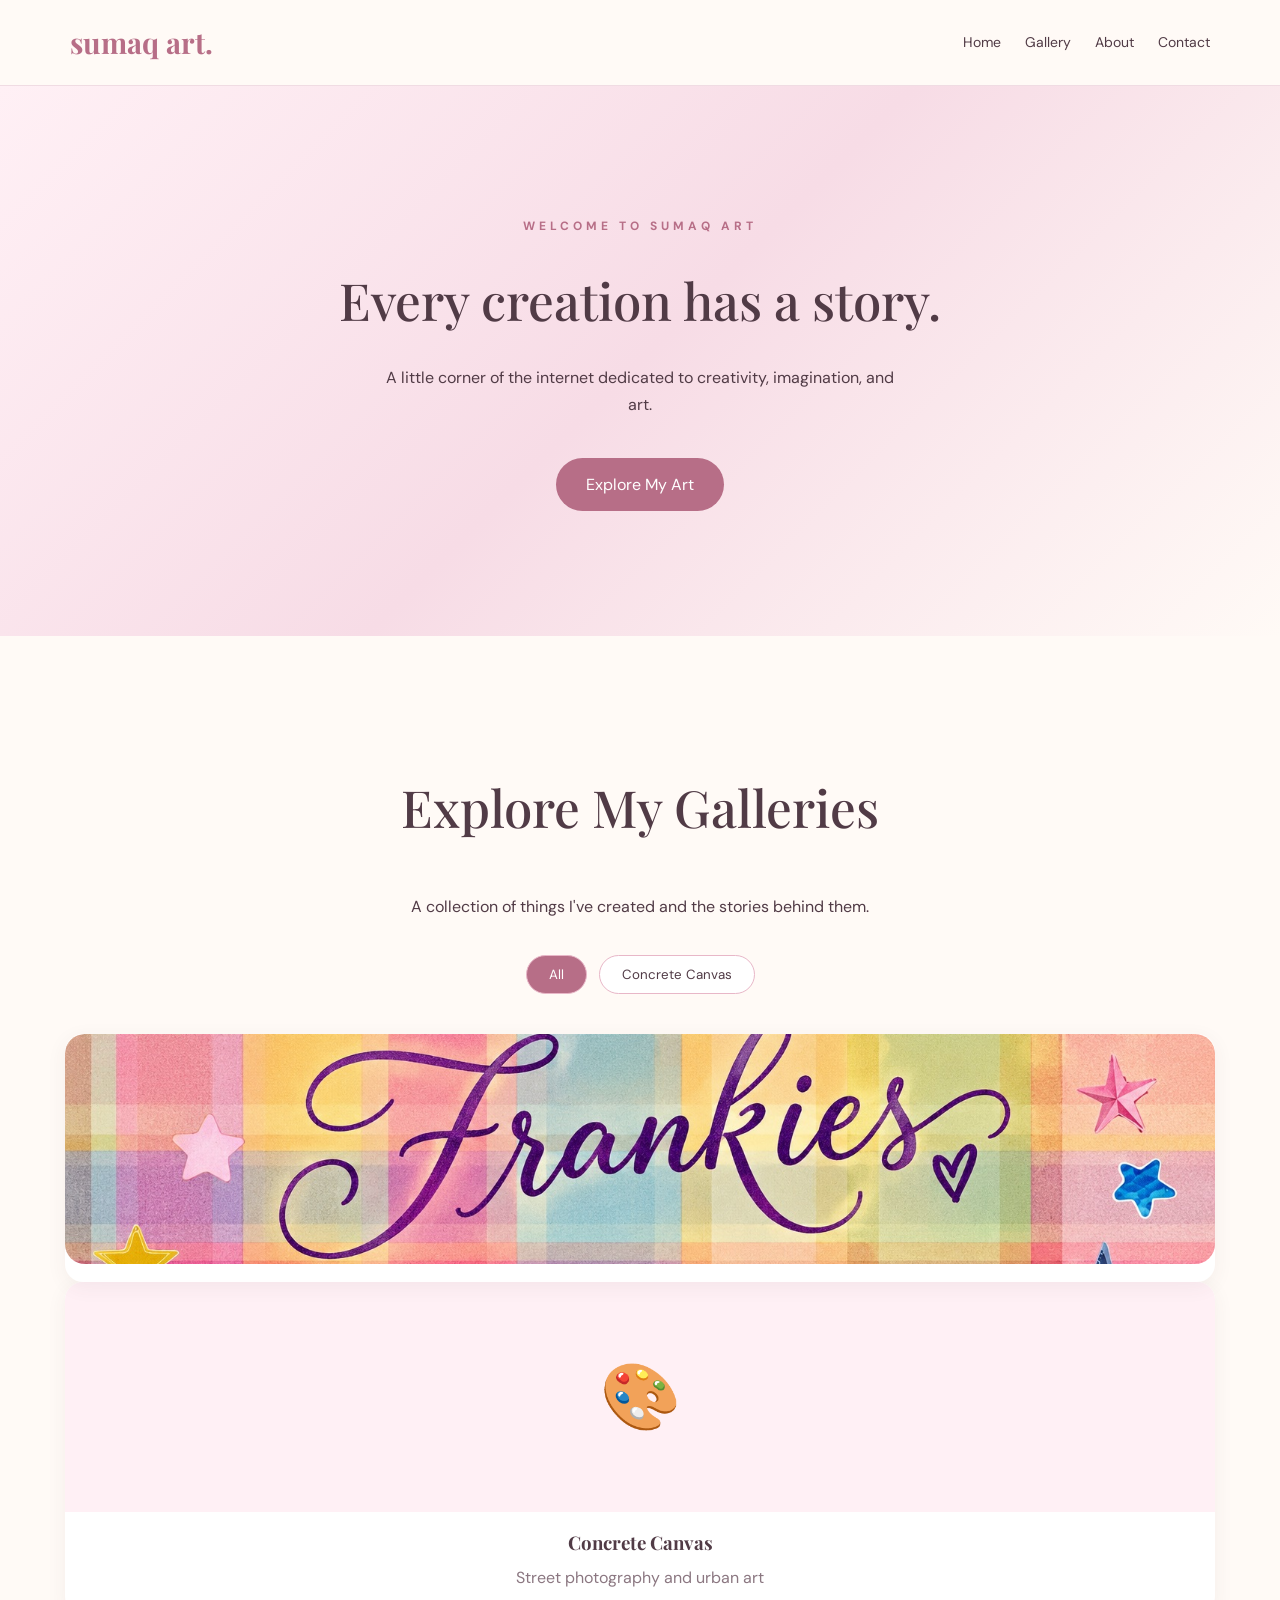
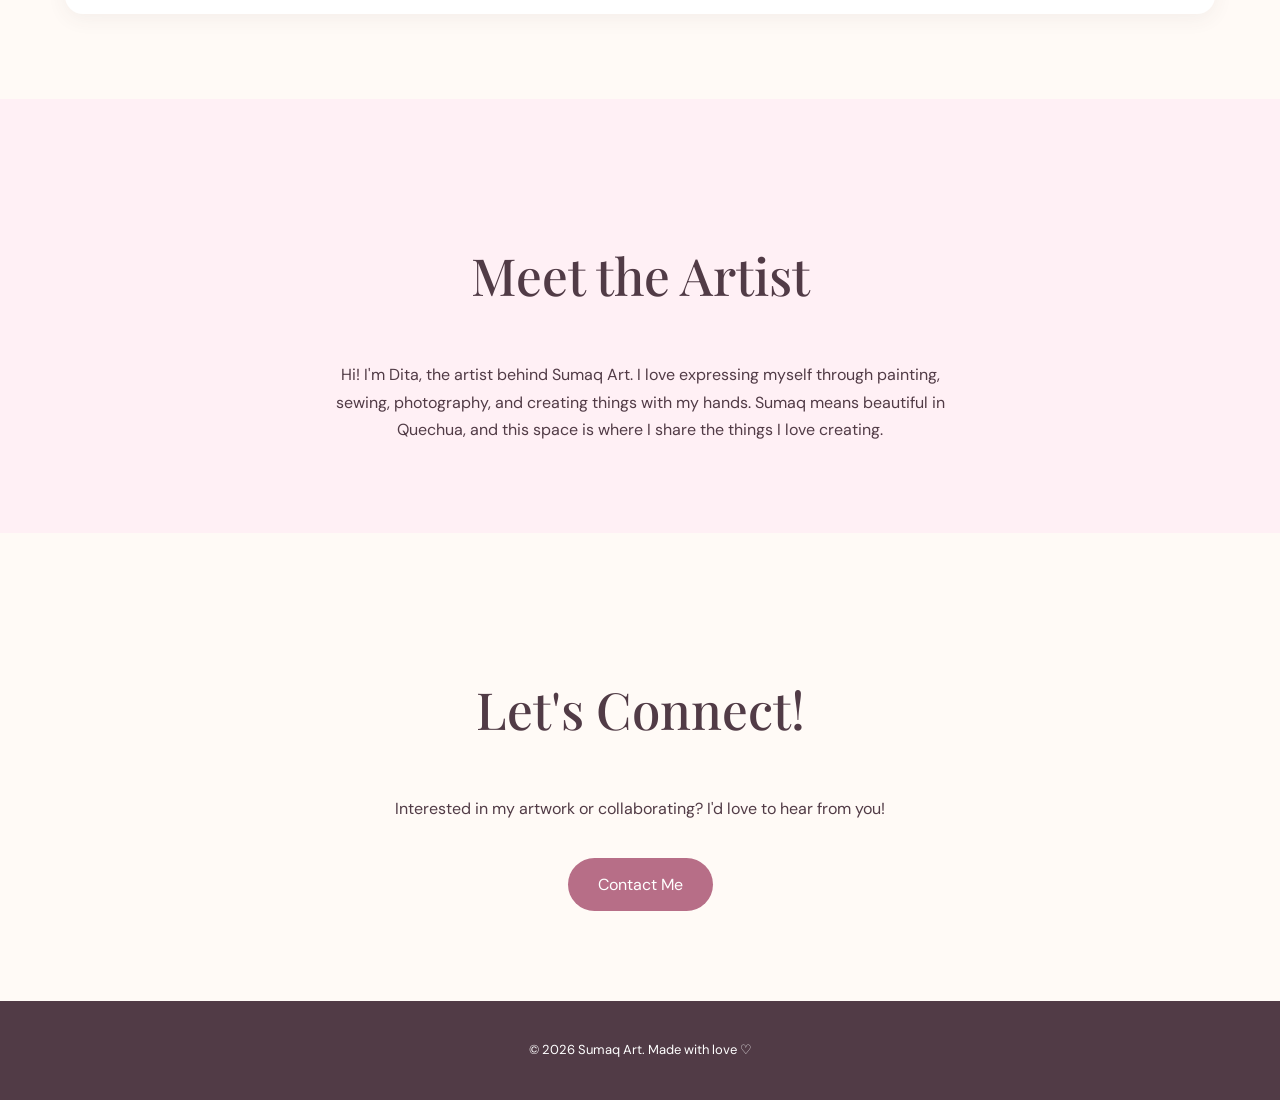
<file: index.html>
<!DOCTYPE html>
<html lang="en">
<head>
  <meta charset="UTF-8">
  <meta name="viewport" content="width=device-width, initial-scale=1.0">
  <title>Sumaq Art | Your Art, Your Story</title>
  <link rel="stylesheet" href="style.css">
</head>

<body>

  <!-- Navigation -->
  <header>
    <nav>
      <h1 class="logo">sumaq art.</h1>

      <div class="nav-links">
        <a href="#home">Home</a>
        <a href="#gallery">Gallery</a>
        <a href="#about">About</a>
        <a href="#contact">Contact</a>
      </div>
    </nav>
  </header>

  <!-- Homepage -->
  <section id="home" class="hero">
    <p class="subtitle">WELCOME TO SUMAQ ART</p>

    <h2>Every creation has a story.</h2>

    <p>
      A little corner of the internet dedicated
      to creativity, imagination, and art.
    </p>

    <a href="#gallery" class="button">
      Explore My Art
    </a>
  </section>

  <!-- Gallery -->
  <section id="gallery" class="gallery-section">
    <h2>Explore My Galleries</h2>

    <p>
      A collection of things I've created
      and the stories behind them.
    </p>

  <div class="filters">
  <button onclick="filterArt('all')">All</button>

    
  <button onclick="filterArt('concrete-canvas')">Concrete Canvas</button>
</div>

    <div class="gallery-grid">
<a href="frankies.html" class="art-card frankies">
  <img src="images/9aaa4d16-395a-41b6-9a6f-a5678aebe5d8.jpeg"
       alt="Frankies"
       style="width:100%; display:block; border-radius:20px;">
</a>
  </div>

  <div class="art-card concrete-canvas">
    <div class="art-placeholder">🎨</div>
    <h3>Concrete Canvas</h3>
    <p>Street photography and urban art</p>
  </div>

</div>
</section>
  
  <!-- About -->
  <section id="about" class="about-section">
    <h2>Meet the Artist</h2>

    <p>
      Hi! I'm Dita, the artist behind Sumaq Art.

      I love expressing myself through painting,
      sewing, photography, and creating things
      with my hands.

      Sumaq means beautiful in Quechua,
      and this space is where I share
      the things I love creating.
    </p>
  </section>

  <!-- Contact -->
  <section id="contact" class="contact-section">
    <h2>Let's Connect!</h2>

    <p>
      Interested in my artwork or collaborating?
      I'd love to hear from you!
    </p>

    <a href="mailto:YOUR_EMAIL@example.com"
       class="button">
      Contact Me
    </a>
  </section>

  <!-- Footer -->
  <footer>
    <p>© 2026 Sumaq Art. Made with love ♡</p>
  </footer>

  <script src="script.js"></script>

</body>
</html>
</file>
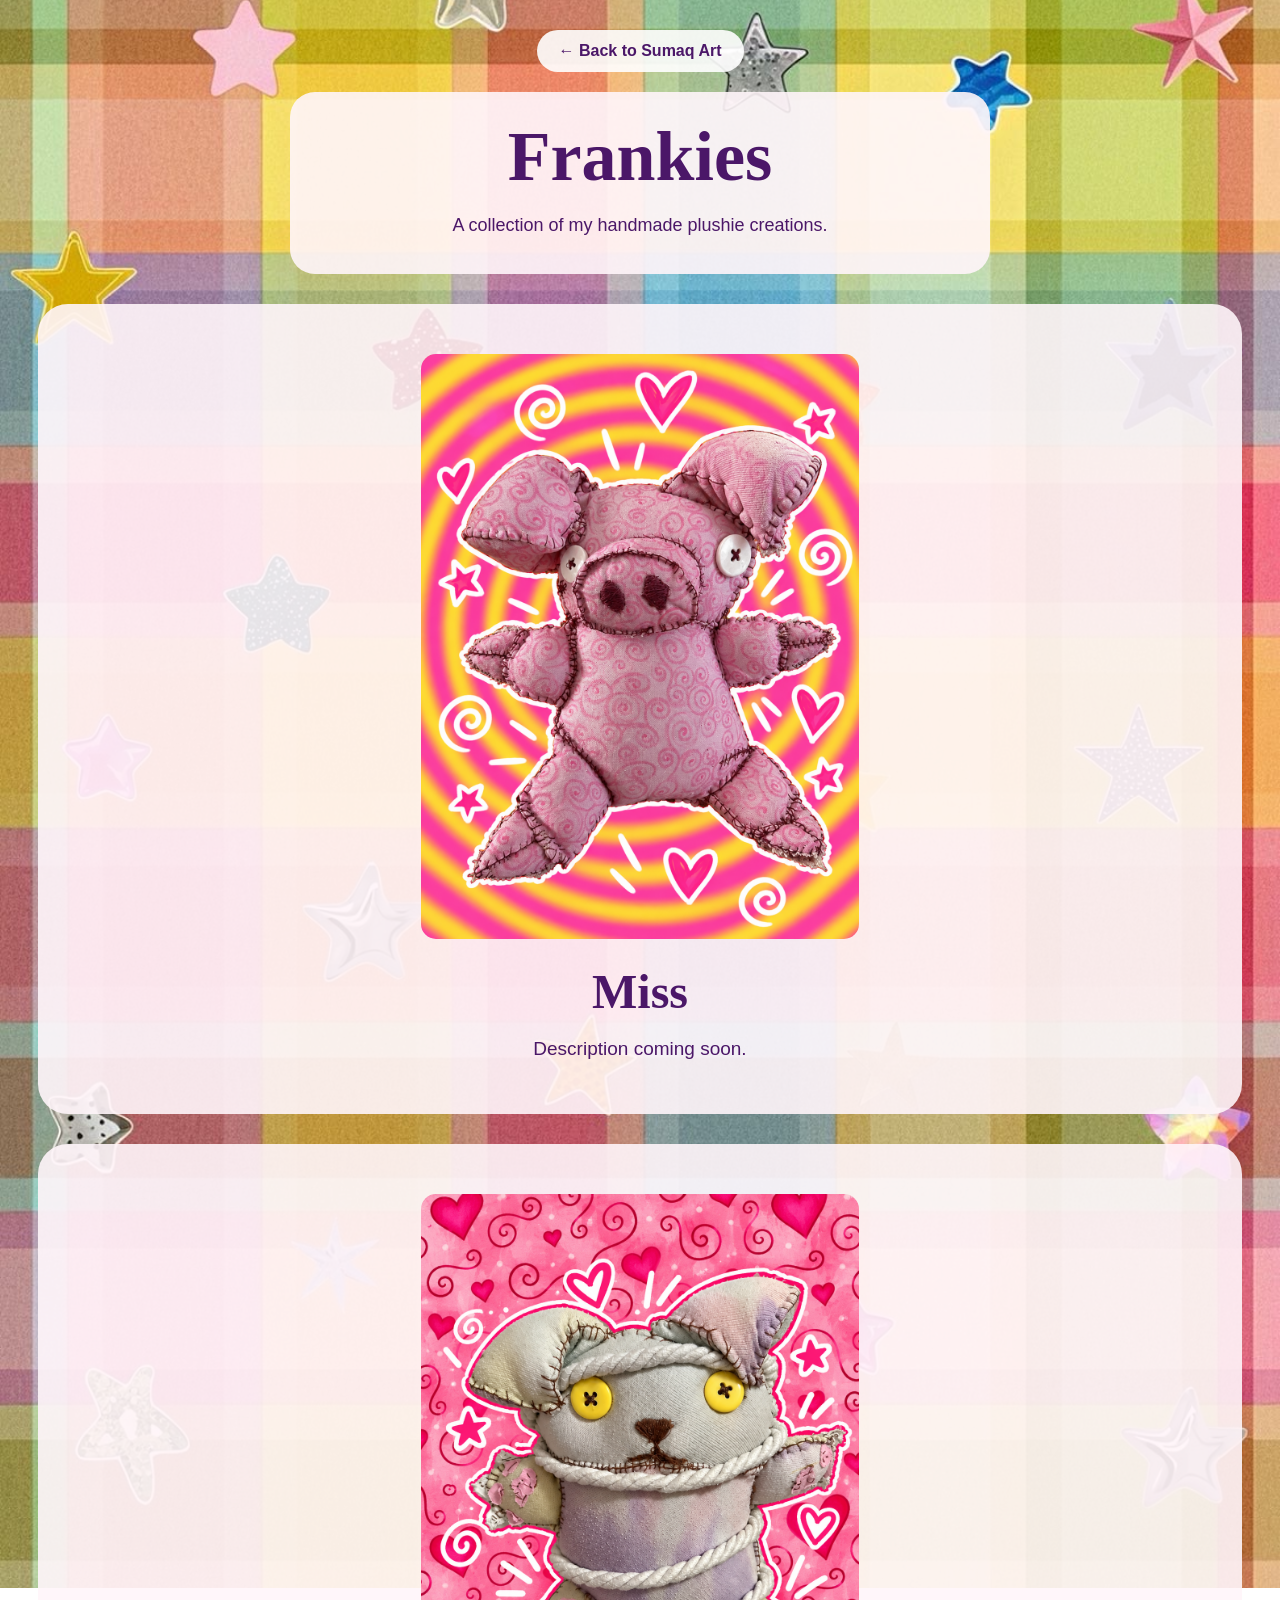
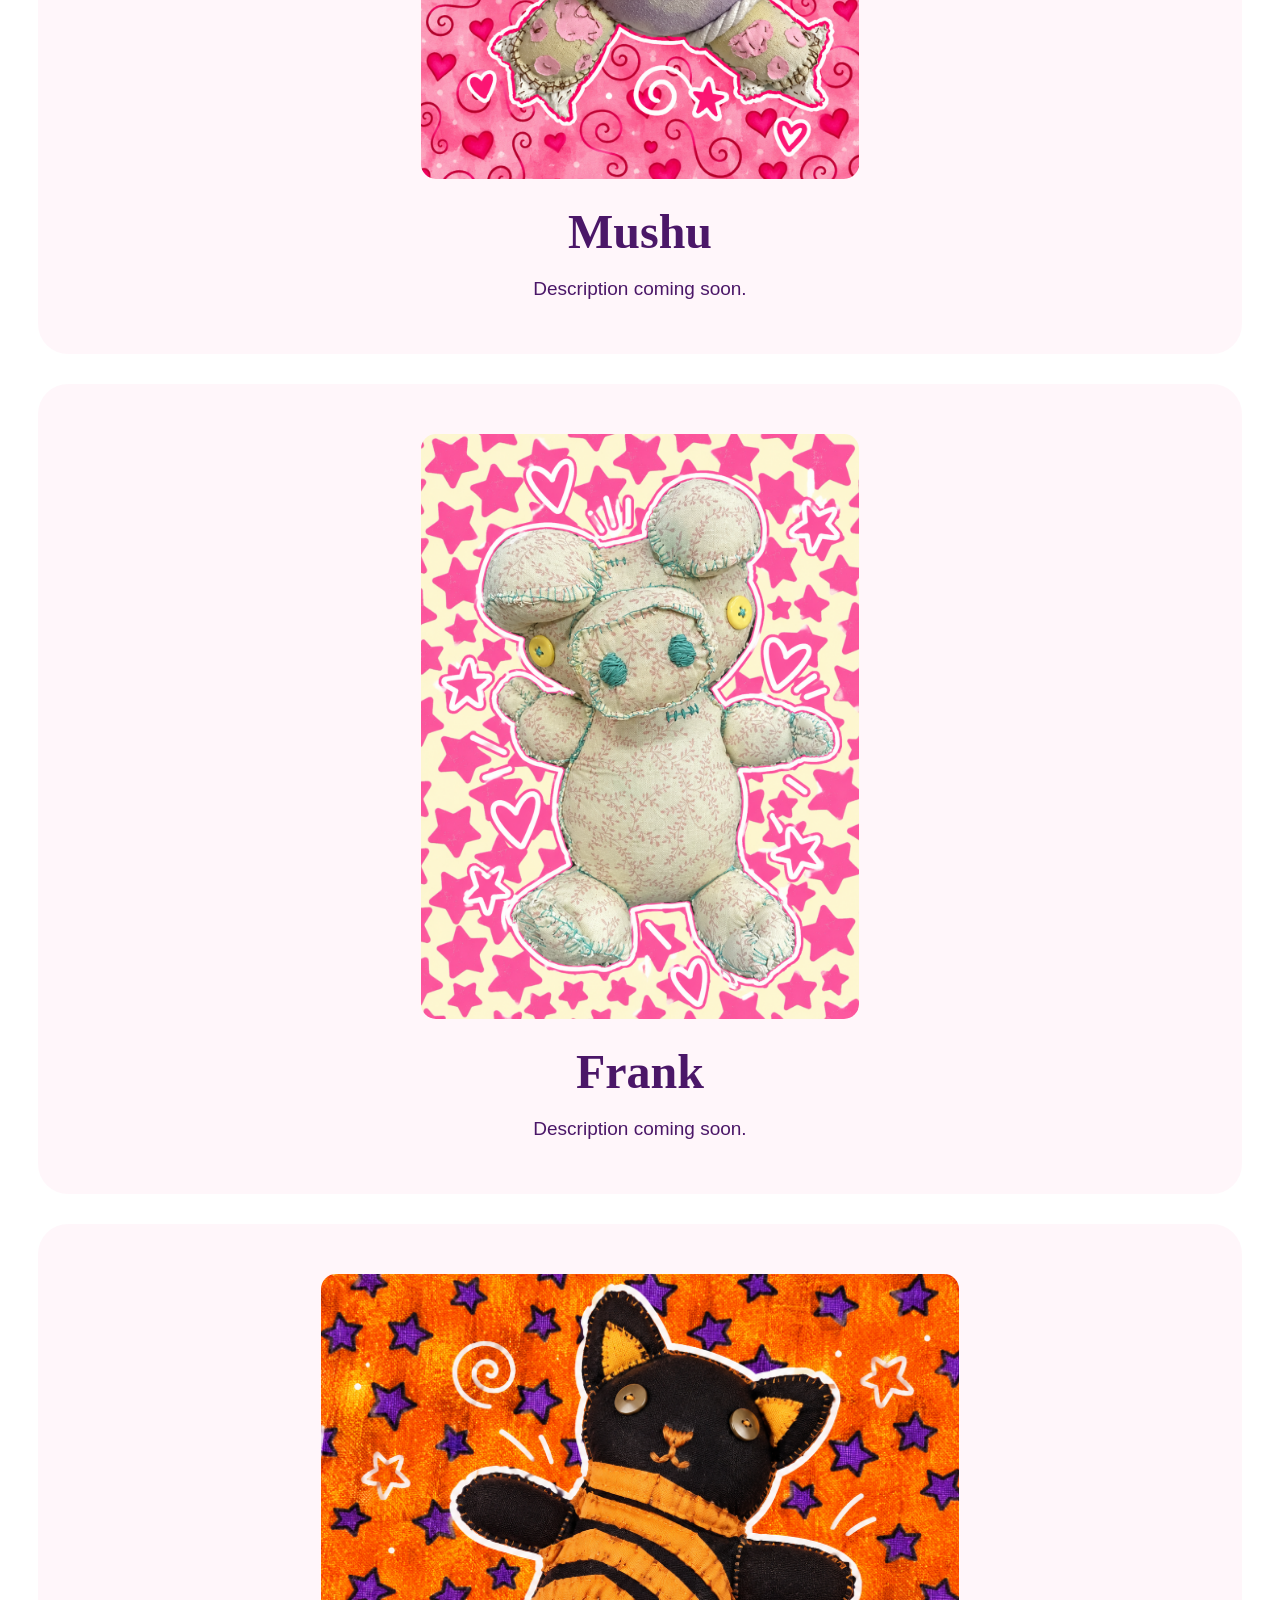
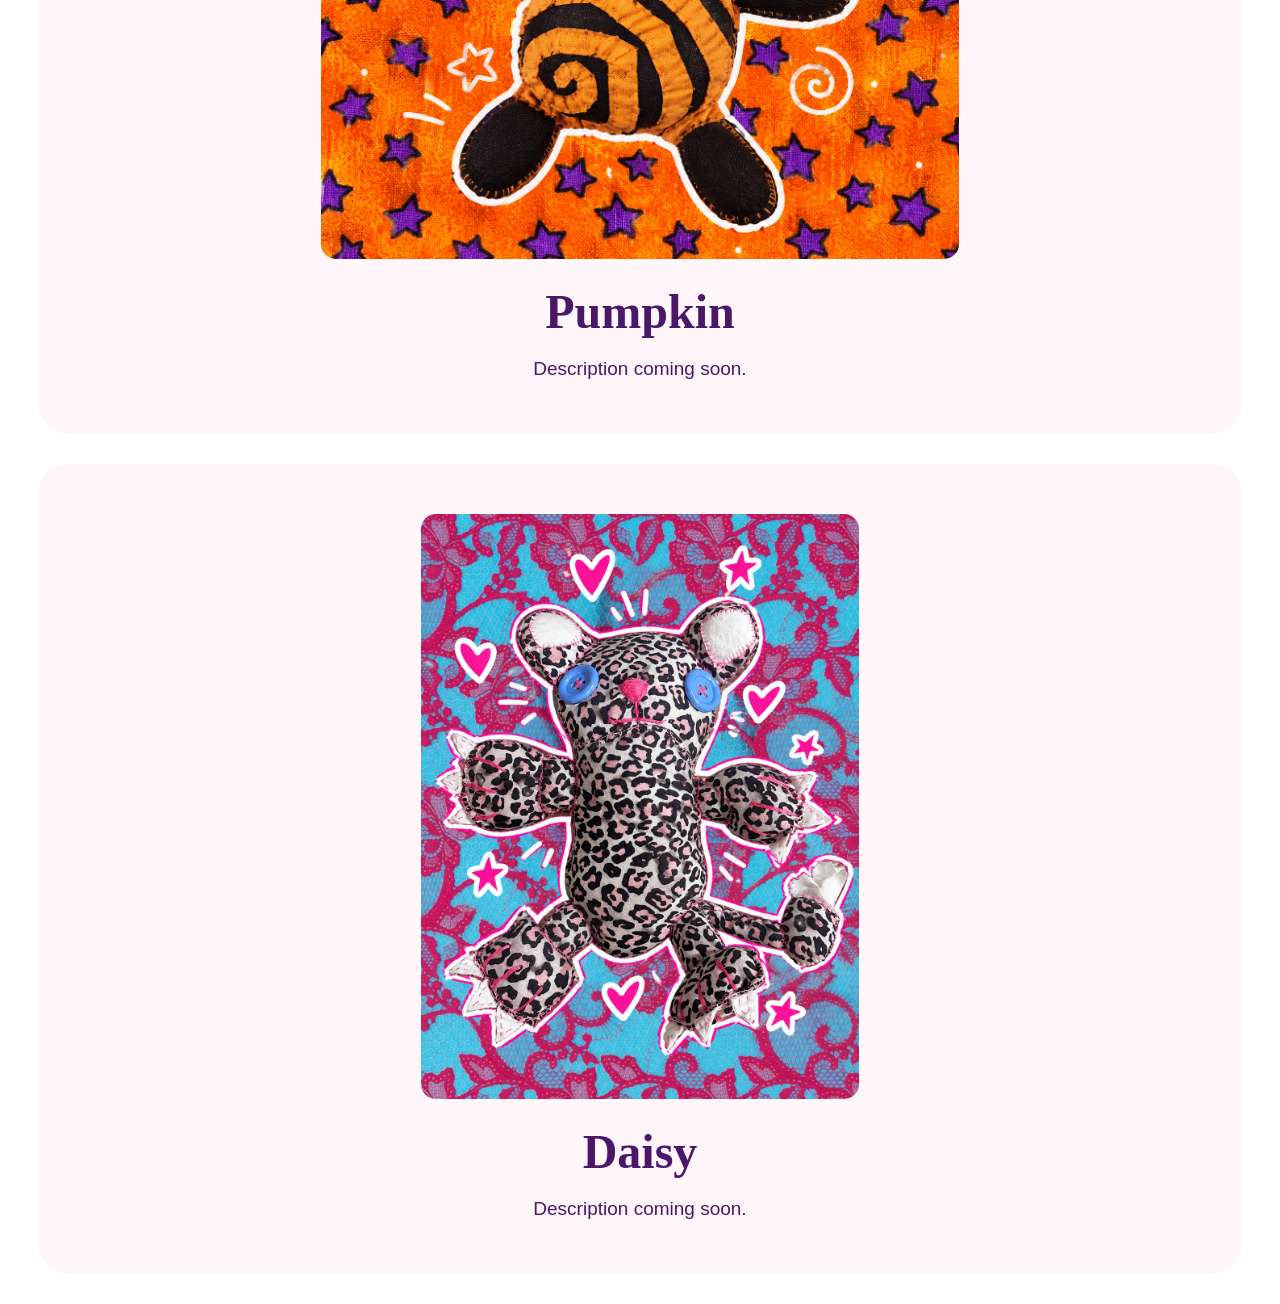
<file: frankies.html>
<!DOCTYPE html>
<html lang="en">
<head>
  <meta charset="UTF-8">
  <meta name="viewport" content="width=device-width, initial-scale=1.0">
  <title>Frankies | Sumaq Art</title>

  <style>
    * {
      box-sizing: border-box;
    }

    html {
      scroll-behavior: smooth;
      scroll-snap-type: y proximity;
    }

    body {
      margin: 0;
      font-family: Arial, sans-serif;
      color: #4b1768;
      background-image: url("images/IMG_2591.jpeg");
      background-position: center;
      background-size: cover;
      background-attachment: fixed;
      background-repeat: no-repeat;
    }

    .frankies-page {
      text-align: center;
      padding: 30px 3%;
    }

    .back-link {
      display: inline-block;
      margin-bottom: 20px;
      color: #4b1768;
      background: rgba(255,255,255,0.9);
      padding: 12px 22px;
      border-radius: 30px;
      text-decoration: none;
      font-weight: bold;
    }

    .page-heading {
      background: rgba(255,245,250,0.9);
      border-radius: 25px;
      padding: 20px;
      max-width: 700px;
      margin: 0 auto 30px;
    }

    h1 {
      font-family: Georgia, serif;
      font-size: clamp(40px, 6vw, 70px);
      margin: 5px 0;
    }

    .page-heading p {
      font-size: 18px;
    }

    /* One plushie per screen */
    .plushie-grid {
      display: flex;
      flex-direction: column;
      align-items: center;
      gap: 30px;
      width: 100%;
    }

    /* Large artwork tile */
    .plushie-card {
      scroll-snap-align: start;
      width: 100%;
      max-width: 1250px;
      min-height: 90vh;
      padding: 30px;
      background: rgba(255,245,250,0.9);
      border-radius: 30px;

      display: flex;
      flex-direction: column;
      justify-content: center;
      align-items: center;
      gap: 15px;
    }

    /* Large artwork image */
    .plushie-card img {
      display: block;
      width: auto;
      max-width: 100%;
      max-height: 65vh;
      object-fit: contain;
      border-radius: 15px;
    }

    .plushie-card h2 {
      font-family: Georgia, serif;
      font-size: clamp(32px, 4vw, 48px);
      margin: 10px 0 0;
    }

    .plushie-card p {
      font-size: 19px;
      line-height: 1.6;
      max-width: 650px;
      margin: 0;
    }

    @media (max-width: 600px) {
      .frankies-page {
        padding: 15px;
      }

      .plushie-card {
        padding: 20px;
        min-height: 85vh;
      }

      .plushie-card img {
        max-height: 58vh;
      }
    }
  </style>
</head>

<body>
  <main class="frankies-page">

    <a href="index.html" class="back-link">
      ← Back to Sumaq Art
    </a>

    <div class="page-heading">
      <h1>Frankies</h1>
      <p>A collection of my handmade plushie creations.</p>
    </div>

    <div class="plushie-grid">

      <article class="plushie-card">
        <img src="images/aeaa2ed3-a7fe-4690-be69-ea189b31cbb6.png" alt="Miss the pink pig">
        <h2>Miss</h2>
        <p>Description coming soon.</p>
      </article>

      <article class="plushie-card">
        <img src="images/c2eb6086-b00a-48c3-99d6-3607cc3dd69d.png" alt="Mushu the dog">
        <h2>Mushu</h2>
        <p>Description coming soon.</p>
      </article>

      <article class="plushie-card">
        <img src="images/db096712-1322-47f4-a381-41cda8c825b4.png" alt="Frank the pig">
        <h2>Frank</h2>
        <p>Description coming soon.</p>
      </article>

      <article class="plushie-card">
        <img src="images/23c87bcc-8187-4263-ab12-80ccb0523b1d.png" alt="Pumpkin the bear">
        <h2>Pumpkin</h2>
        <p>Description coming soon.</p>
      </article>

      <article class="plushie-card">
        <img src="images/46b0475f-5285-4de6-a5a8-667b58bfaec9.png" alt="Daisy the jaguar">
        <h2>Daisy</h2>
        <p>Description coming soon.</p>
      </article>

    </div>
  </main>
</body>
</html>
</file>
<file: style.css>
/* SUMAQ ART - WEBSITE DESIGN */

@import url('https://fonts.googleapis.com/css2?family=DM+Sans:wght@400;500;600;700&family=Playfair+Display:wght@400;500;600&display=swap');

:root {
  --pink: #e8b7c8;
  --light-pink: #fff0f5;
  --cream: #fffaf6;
  --dark: #513b46;
  --accent: #b76e87;
}

* {
  box-sizing: border-box;
}

html {
  scroll-behavior: smooth;
}

body {
  margin: 0;
  background: var(--cream);
  color: var(--dark);
  font-family: 'DM Sans', sans-serif;
  line-height: 1.7;
}

h1, h2, h3 {
  font-family: 'Playfair Display', serif;
}

h2 {
  font-size: clamp(2rem, 5vw, 3.2rem);
  font-weight: 500;
}

header {
  background: var(--cream);
  position: sticky;
  top: 0;
  z-index: 10;
  border-bottom: 1px solid #f0dce3;
}

nav {
  max-width: 1200px;
  margin: auto;
  padding: 18px 30px;
  display: flex;
  justify-content: space-between;
  align-items: center;
  flex-wrap: wrap;
  gap: 15px;
}

.logo {
  font-size: 29px;
  margin: 0;
  color: var(--accent);
}

.nav-links {
  display: flex;
  flex-wrap: wrap;
  gap: 24px;
}

.nav-links a {
  color: var(--dark);
  text-decoration: none;
  font-size: 14px;
}

.nav-links a:hover {
  color: var(--accent);
}

/* HOMEPAGE */

.hero {
  min-height: 550px;
  padding: 110px 25px;
  background: linear-gradient(
    135deg,
    #fff0f5,
    #f7dce6,
    #fffaf6
  );
  text-align: center;
}

.hero h2 {
  max-width: 750px;
  margin: 15px auto;
}

.hero p {
  max-width: 530px;
  margin: 20px auto;
}

.subtitle {
  font-size: 12px;
  letter-spacing: 4px;
  color: var(--accent);
  font-weight: 700;
}

.button {
  display: inline-block;
  background: var(--accent);
  color: white;
  padding: 13px 30px;
  border-radius: 30px;
  text-decoration: none;
  margin-top: 20px;
  transition: 0.2s;
}

.button:hover {
  background: #98536c;
  transform: translateY(-2px);
}

/* GALLERY */

.gallery-section {
  padding: 85px 25px;
  text-align: center;
  max-width: 1200px;
  margin: auto;
}

.filters {
  margin: 35px 0;
  display: flex;
  justify-content: center;
  flex-wrap: wrap;
  gap: 12px;
}

.filters button {
  background: white;
  border: 1px solid var(--pink);
  padding: 10px 22px;
  border-radius: 25px;
  cursor: pointer;
  color: var(--dark);
  font-family: inherit;
}

.filters button:hover,
.filters button.active {
  background: var(--accent);
  color: white;
}

.gallery-grid {
  display: grid;
  grid-template-columns: repeat(
    auto-fit,
    minmax(230px, 1fr)
  );
  gap: 25px;
  margin-top: 40px;
}

.art-card {
  background: white;
  border-radius: 18px;
  overflow: hidden;
  box-shadow: 0 5px 20px #513b4610;
  padding-bottom: 18px;
  transition: transform 0.2s;
}

.art-card:hover {
  transform: translateY(-5px);
}

.art-card h3 {
  margin: 15px 10px 0;
}

.art-card p {
  color: #8b7781;
  margin: 5px;
}

.art-placeholder {
  background: var(--light-pink);
  height: 230px;
  display: flex;
  align-items: center;
  justify-content: center;
  font-size: 65px;
}

.art-card img {
  width: 100%;
  height: 230px;
  object-fit: cover;
}

/* ABOUT */

.about-section {
  background: var(--light-pink);
  padding: 90px 25px;
  text-align: center;
}

.about-section p {
  max-width: 650px;
  margin: auto;
}

/* CONTACT */

.contact-section {
  padding: 90px 25px;
  text-align: center;
}

/* FOOTER */

footer {
  background: var(--dark);
  color: white;
  padding: 25px;
  text-align: center;
  font-size: 13px;
}

/* MOBILE */

@media (max-width: 600px) {
  nav {
    justify-content: center;
    text-align: center;
  }

  .nav-links {
    justify-content: center;
    gap: 15px;
  }

  .hero {
    padding: 75px 20px;
    min-height: 450px;
  }

  .gallery-section {
    padding: 60px 20px;
  }
}
/* FRANKIES - ONE ARTWORK PER SCREEN */

body:has(.plushie-grid) {
  background-image: url("images/plaid.jpg");
  background-size: cover;
  background-position: center;
  background-attachment: fixed;
}

/* One artwork at a time */
.plushie-grid {
  display: flex;
  flex-direction: column;
  align-items: center;
  gap: 35px;
  width: 100%;
  max-width: none;
  margin: 0 auto;
}

/* Large artwork tiles */
.plushie-card {
  width: 92%;
  max-width: 1100px;
  min-height: 85vh;
  box-sizing: border-box;
  padding: 30px;
  border-radius: 25px;
  background: #fff4fa;
  display: flex;
  flex-direction: column;
  align-items: center;
  justify-content: center;
  text-align: center;
}

/* Large artwork images */
.plushie-card img {
  width: 100%;
  height: 65vh;
  object-fit: contain;
  border-radius: 18px;
}

/* Smooth scrolling */
html {
  scroll-behavior: smooth;
}

/* Mobile */
@media (max-width: 700px) {
  .plushie-card {
    width: 95%;
    min-height: 75vh;
    padding: 15px;
  }

  .plushie-card img {
    height: auto;
    max-height: 65vh;
  }
}
</file>
